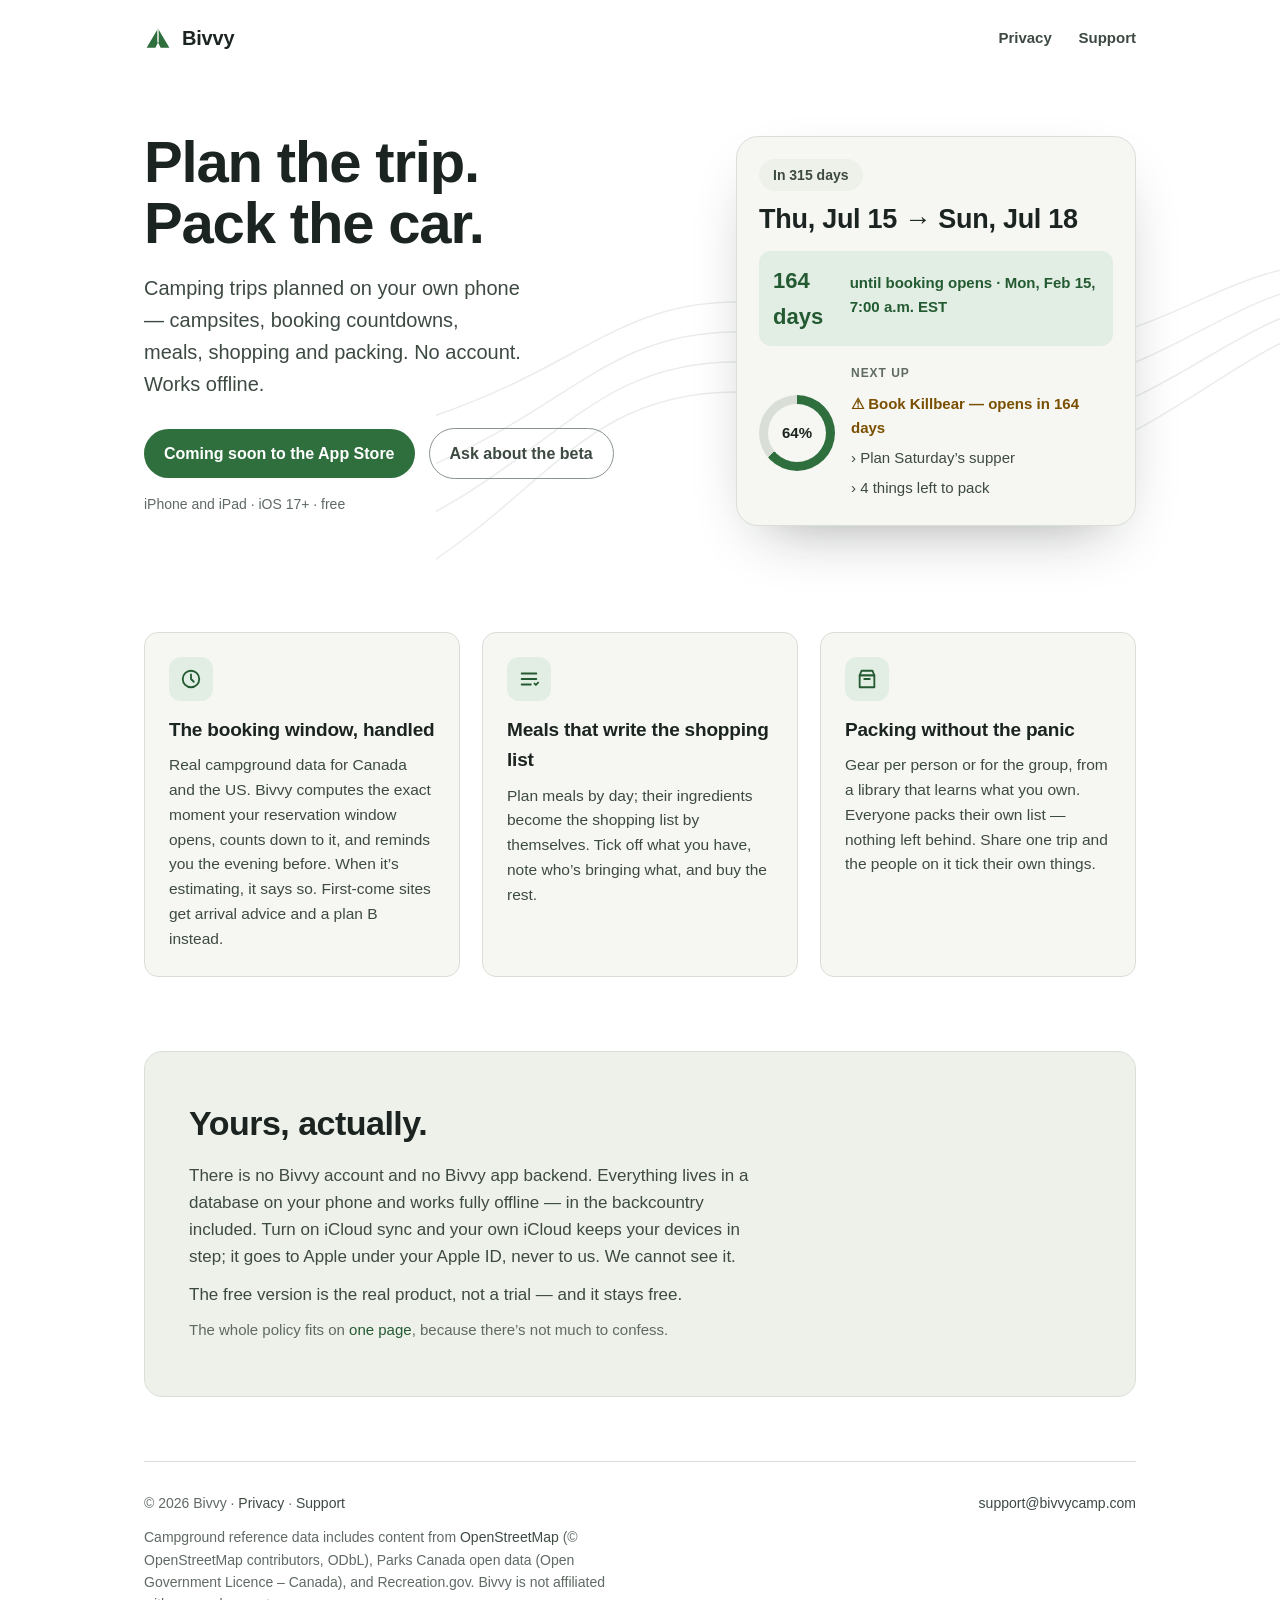
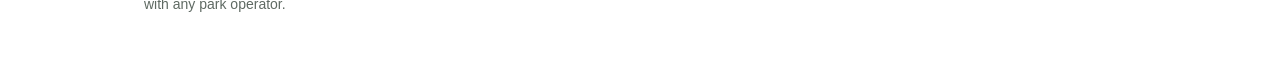
<file: index.html>
<!doctype html>
<html lang="en">
<head>
<meta charset="utf-8">
<meta name="viewport" content="width=device-width, initial-scale=1">
<meta http-equiv="Content-Security-Policy" content="default-src 'none'; style-src 'self'; img-src 'self' data:; font-src 'self'; base-uri 'none'; form-action 'none'">
<meta name="referrer" content="strict-origin-when-cross-origin">
<title>Bivvy — Plan the trip. Pack the car.</title>
<meta name="description" content="Bivvy plans camping trips and keeps everything on your own devices. Booking-window countdowns, meals that write the shopping list, packing per person. No account, no app backend, works offline.">
<meta property="og:title" content="Bivvy — Plan the trip. Pack the car.">
<meta property="og:description" content="Camping trips planned on your own phone: booking countdowns, meals → shopping list, packing per person. No account. Works offline.">
<meta property="og:url" content="https://www.bivvycamp.com">
<meta name="theme-color" content="#0f1411" media="(prefers-color-scheme: dark)">
<meta name="theme-color" content="#ffffff" media="(prefers-color-scheme: light)">
<link rel="canonical" href="https://www.bivvycamp.com/">
<link rel="stylesheet" href="/styles.css">
<link rel="icon" href="data:image/svg+xml,%3Csvg xmlns='http://www.w3.org/2000/svg' viewBox='0 0 32 32'%3E%3Cpath d='M16 5 3 27h10l3-6 3 6h10L16 5z' fill='%236db57f'/%3E%3C/svg%3E">
</head>
<body>
<div class="wrap">
  <header class="site">
    <a class="mark" href="/" aria-label="Bivvy home">
      <svg viewBox="0 0 32 32" aria-hidden="true"><path d="M16 5 3 27h10l3-6 3 6h10L16 5z" fill="var(--accent)"/><path d="M16 5v16" stroke="var(--bg)" stroke-width="1.6"/></svg>
      Bivvy
    </a>
    <nav class="site" aria-label="Site">
      <a href="/privacy">Privacy</a>
      <a href="/support">Support</a>
    </nav>
  </header>

  <section class="hero">
    <div>
      <h1>Plan the trip.<br>Pack the car.</h1>
      <p class="lede">Camping trips planned on your own phone — campsites, booking countdowns, meals, shopping and packing. No account. Works offline.</p>
      <div class="cta-row">
        <span class="pill solid">Coming soon to the App&nbsp;Store</span>
        <a class="pill ghost" href="/support">Ask about the beta</a>
      </div>
      <p class="finePrint">iPhone and iPad · iOS 17+ · free</p>
    </div>

    <div class="phone" role="img" aria-label="Bivvy's trip hub: a July trip, booking opens February 15 at 7 a.m., packing 64% ready, next up book Killbear and plan Saturday's supper.">
      <span class="chip">In 315 days</span>
      <h2 class="dates">Thu, Jul 15 → Sun, Jul 18</h2>
      <div class="countdown"><span class="big">164 days</span><span>until booking opens · Mon, Feb 15, 7:00 a.m. EST</span></div>
      <div class="hubrow">
        <div class="ring" aria-hidden="true"><span>64%</span></div>
        <div class="nextup" aria-hidden="true">
          <span class="cap">Next up</span>
          <div class="warn">⚠ Book Killbear — opens in 164 days</div>
          <div>› Plan Saturday’s supper</div>
          <div>› 4 things left to pack</div>
        </div>
      </div>
    </div>
  </section>

  <section class="features" aria-label="What Bivvy does">
    <div class="grid3">
      <div class="card">
        <div class="glyph"><svg viewBox="0 0 24 24" fill="none" stroke="currentColor" stroke-width="2" stroke-linecap="round" stroke-linejoin="round" aria-hidden="true"><circle cx="12" cy="12" r="9"/><path d="M12 7v5l3 3"/></svg></div>
        <h3>The booking window, handled</h3>
        <p>Real campground data for Canada and the US. Bivvy computes the exact moment your reservation window opens, counts down to it, and reminds you the evening before. When it’s estimating, it says so. First-come sites get arrival advice and a plan&nbsp;B instead.</p>
      </div>
      <div class="card">
        <div class="glyph"><svg viewBox="0 0 24 24" fill="none" stroke="currentColor" stroke-width="2" stroke-linecap="round" stroke-linejoin="round" aria-hidden="true"><path d="M4 6h16M4 12h16M4 18h10"/><path d="M18 17l1.5 1.5L22 16" /></svg></div>
        <h3>Meals that write the shopping list</h3>
        <p>Plan meals by day; their ingredients become the shopping list by themselves. Tick off what you have, note who’s bringing what, and buy the rest.</p>
      </div>
      <div class="card">
        <div class="glyph"><svg viewBox="0 0 24 24" fill="none" stroke="currentColor" stroke-width="2" stroke-linecap="round" stroke-linejoin="round" aria-hidden="true"><path d="M6 3h12l2 5H4l2-5z"/><path d="M4 8h16v13H4z"/><path d="M9 12h6"/></svg></div>
        <h3>Packing without the panic</h3>
        <p>Gear per person or for the group, from a library that learns what you own. Everyone packs their own list — nothing left behind. Share one trip and the people on it tick their own things.</p>
      </div>
    </div>
  </section>

  <section class="band">
    <h2>Yours, actually.</h2>
    <p>There is no Bivvy account and no Bivvy app backend. Everything lives in a database on your phone and works fully offline — in the backcountry included. Turn on iCloud sync and your own iCloud keeps your devices in step; it goes to Apple under your Apple&nbsp;ID, never to us. We cannot see it.</p>
    <p>The free version is the real product, not a trial — and it stays free.</p>
    <p class="quiet">The whole policy fits on <a href="/privacy">one page</a>, because there’s not much to confess.</p>
  </section>

  <footer class="site">
    <div class="row">
      <span>© 2026 Bivvy · <a href="/privacy">Privacy</a> · <a href="/support">Support</a></span>
      <span><a href="mailto:support@bivvycamp.com">support@bivvycamp.com</a></span>
    </div>
    <p class="attr">Campground reference data includes content from <a href="https://www.openstreetmap.org/copyright" rel="noopener">OpenStreetMap</a> (© OpenStreetMap contributors, ODbL), Parks Canada open data (Open Government Licence – Canada), and Recreation.gov. Bivvy is not affiliated with any park operator.</p>
  </footer>
</div>
</body>
</html>
</file>
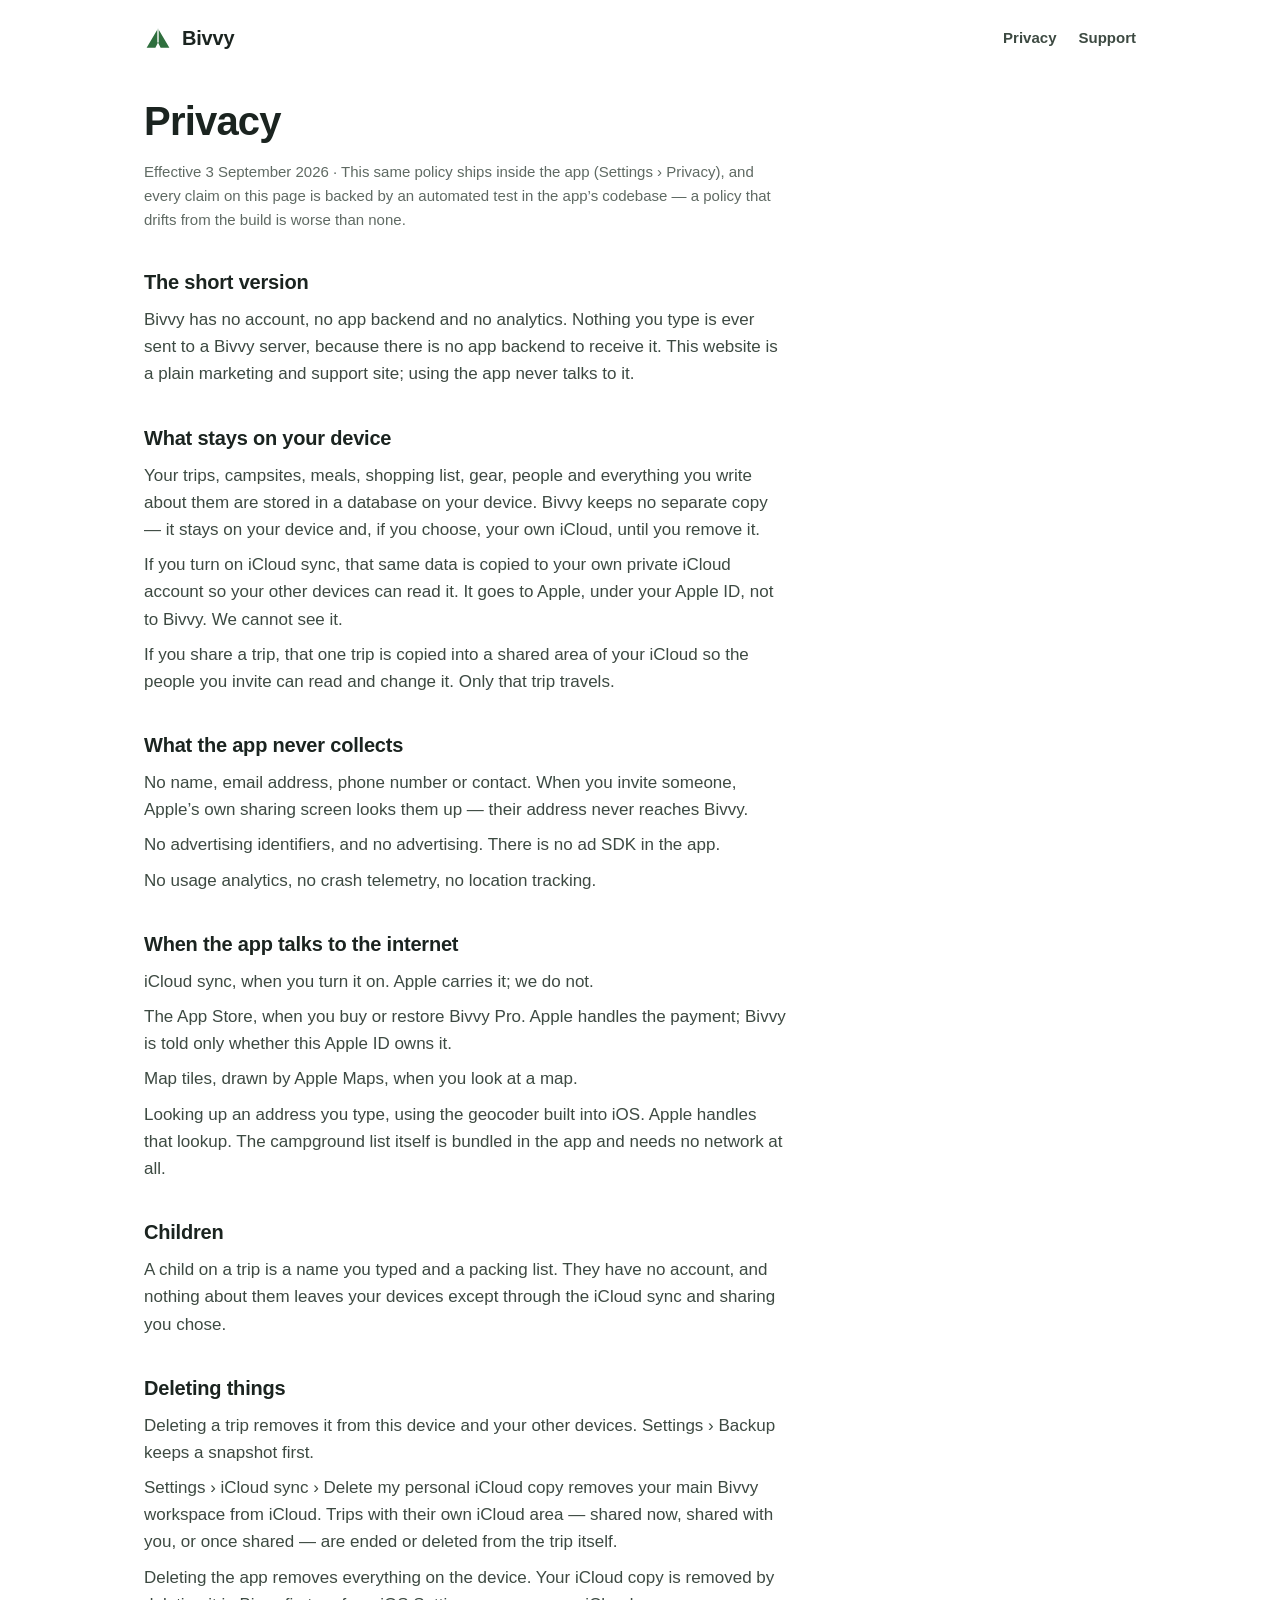
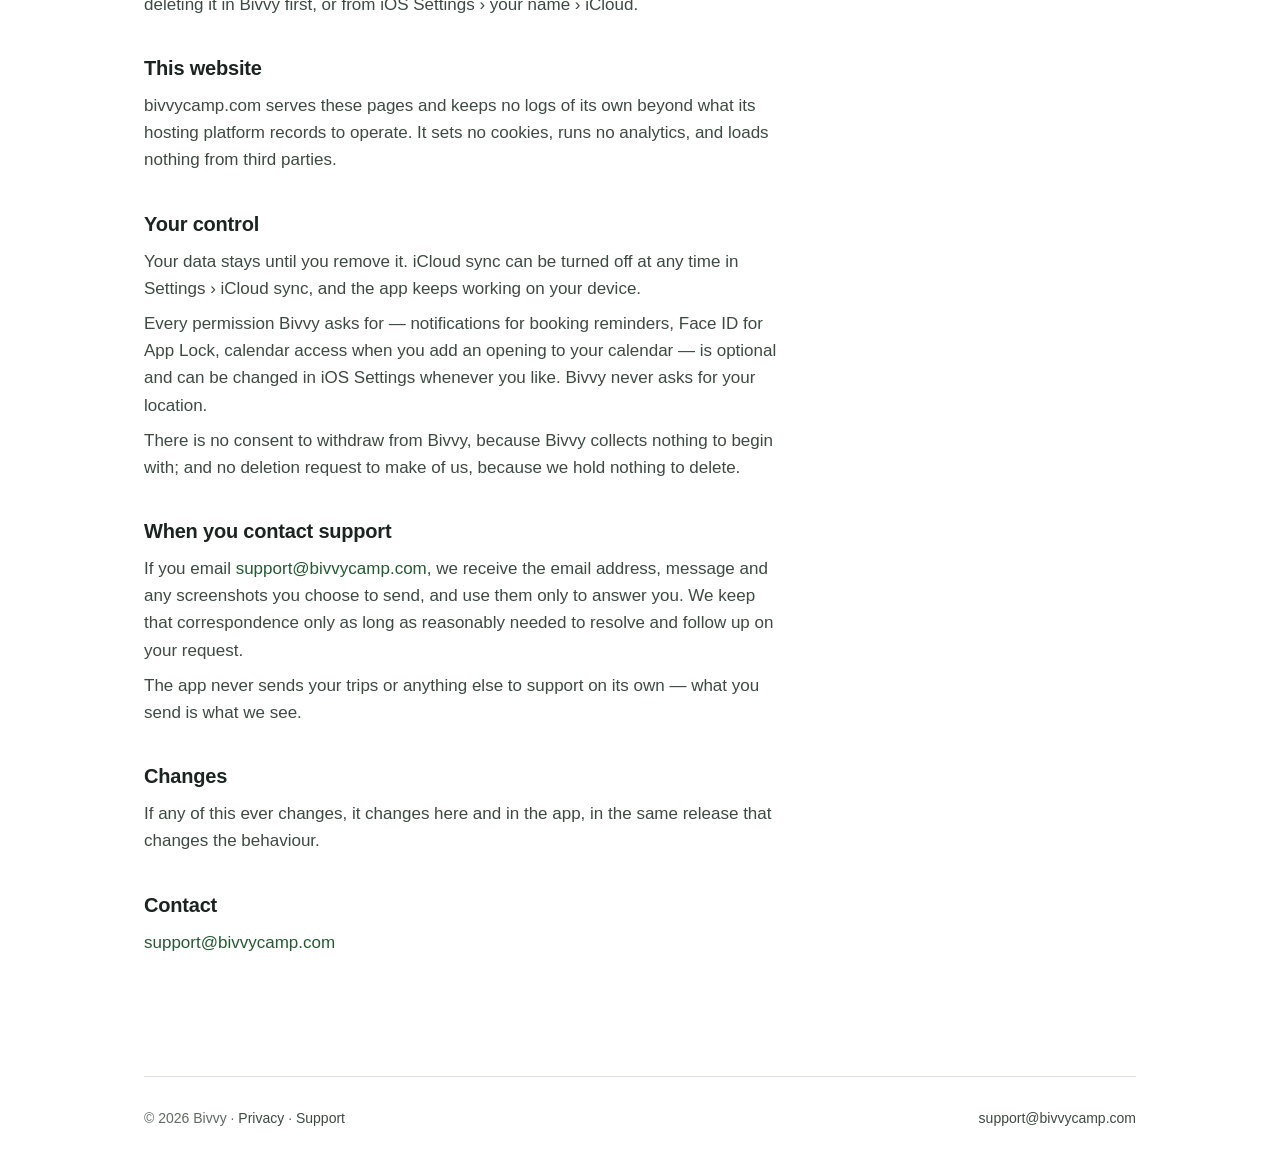
<file: privacy.html>
<!doctype html>
<html lang="en">
<head>
<meta charset="utf-8">
<meta name="viewport" content="width=device-width, initial-scale=1">
<meta http-equiv="Content-Security-Policy" content="default-src 'none'; style-src 'self'; img-src 'self' data:; font-src 'self'; base-uri 'none'; form-action 'none'">
<meta name="referrer" content="strict-origin-when-cross-origin">
<title>Privacy — Bivvy</title>
<meta name="description" content="Bivvy has no account, no app backend and no analytics. The whole privacy policy, on one page.">
<link rel="canonical" href="https://www.bivvycamp.com/privacy">
<link rel="stylesheet" href="/styles.css">
<link rel="icon" href="data:image/svg+xml,%3Csvg xmlns='http://www.w3.org/2000/svg' viewBox='0 0 32 32'%3E%3Cpath d='M16 5 3 27h10l3-6 3 6h10L16 5z' fill='%236db57f'/%3E%3C/svg%3E">
</head>
<body>
<div class="wrap">
  <header class="site">
    <a class="mark" href="/" aria-label="Bivvy home">
      <svg viewBox="0 0 32 32" aria-hidden="true"><path d="M16 5 3 27h10l3-6 3 6h10L16 5z" fill="var(--accent)"/><path d="M16 5v16" stroke="var(--bg)" stroke-width="1.6"/></svg>
      Bivvy
    </a>
    <nav class="site" aria-label="Site"><a href="/privacy">Privacy</a><a href="/support">Support</a></nav>
  </header>

  <main class="page prose">
    <h1>Privacy</h1>
    <p class="meta">Effective 3 September 2026 · This same policy ships inside the app (Settings › Privacy), and every claim on this page is backed by an automated test in the app’s codebase — a policy that drifts from the build is worse than none.</p>

    <h2>The short version</h2>
    <p>Bivvy has no account, no app backend and no analytics. Nothing you type is ever sent to a Bivvy server, because there is no app backend to receive it. This website is a plain marketing and support site; using the app never talks to it.</p>

    <h2>What stays on your device</h2>
    <p>Your trips, campsites, meals, shopping list, gear, people and everything you write about them are stored in a database on your device. Bivvy keeps no separate copy — it stays on your device and, if you choose, your own iCloud, until you remove it.</p>
    <p>If you turn on iCloud sync, that same data is copied to your own private iCloud account so your other devices can read it. It goes to Apple, under your Apple ID, not to Bivvy. We cannot see it.</p>
    <p>If you share a trip, that one trip is copied into a shared area of your iCloud so the people you invite can read and change it. Only that trip travels.</p>

    <h2>What the app never collects</h2>
    <p>No name, email address, phone number or contact. When you invite someone, Apple’s own sharing screen looks them up — their address never reaches Bivvy.</p>
    <p>No advertising identifiers, and no advertising. There is no ad SDK in the app.</p>
    <p>No usage analytics, no crash telemetry, no location tracking.</p>

    <h2>When the app talks to the internet</h2>
    <p>iCloud sync, when you turn it on. Apple carries it; we do not.</p>
    <p>The App Store, when you buy or restore Bivvy Pro. Apple handles the payment; Bivvy is told only whether this Apple ID owns it.</p>
    <p>Map tiles, drawn by Apple Maps, when you look at a map.</p>
    <p>Looking up an address you type, using the geocoder built into iOS. Apple handles that lookup. The campground list itself is bundled in the app and needs no network at all.</p>

    <h2>Children</h2>
    <p>A child on a trip is a name you typed and a packing list. They have no account, and nothing about them leaves your devices except through the iCloud sync and sharing you chose.</p>

    <h2>Deleting things</h2>
    <p>Deleting a trip removes it from this device and your other devices. Settings › Backup keeps a snapshot first.</p>
    <p>Settings › iCloud sync › Delete my personal iCloud copy removes your main Bivvy workspace from iCloud. Trips with their own iCloud area — shared now, shared with you, or once shared — are ended or deleted from the trip itself.</p>
    <p>Deleting the app removes everything on the device. Your iCloud copy is removed by deleting it in Bivvy first, or from iOS Settings › your name › iCloud.</p>

    <h2>This website</h2>
    <p>bivvycamp.com serves these pages and keeps no logs of its own beyond what its hosting platform records to operate. It sets no cookies, runs no analytics, and loads nothing from third parties.</p>

    <h2>Your control</h2>
    <p>Your data stays until you remove it. iCloud sync can be turned off at any time in Settings › iCloud sync, and the app keeps working on your device.</p>
    <p>Every permission Bivvy asks for — notifications for booking reminders, Face ID for App Lock, calendar access when you add an opening to your calendar — is optional and can be changed in iOS Settings whenever you like. Bivvy never asks for your location.</p>
    <p>There is no consent to withdraw from Bivvy, because Bivvy collects nothing to begin with; and no deletion request to make of us, because we hold nothing to delete.</p>

    <h2>When you contact support</h2>
    <p>If you email <a href="mailto:support@bivvycamp.com">support@bivvycamp.com</a>, we receive the email address, message and any screenshots you choose to send, and use them only to answer you. We keep that correspondence only as long as reasonably needed to resolve and follow up on your request.</p>
    <p>The app never sends your trips or anything else to support on its own — what you send is what we see.</p>

    <h2>Changes</h2>
    <p>If any of this ever changes, it changes here and in the app, in the same release that changes the behaviour.</p>

    <h2>Contact</h2>
    <p><a href="mailto:support@bivvycamp.com">support@bivvycamp.com</a></p>
  </main>

  <footer class="site">
    <div class="row">
      <span>© 2026 Bivvy · <a href="/privacy">Privacy</a> · <a href="/support">Support</a></span>
      <span><a href="mailto:support@bivvycamp.com">support@bivvycamp.com</a></span>
    </div>
  </footer>
</div>
</body>
</html>
</file>
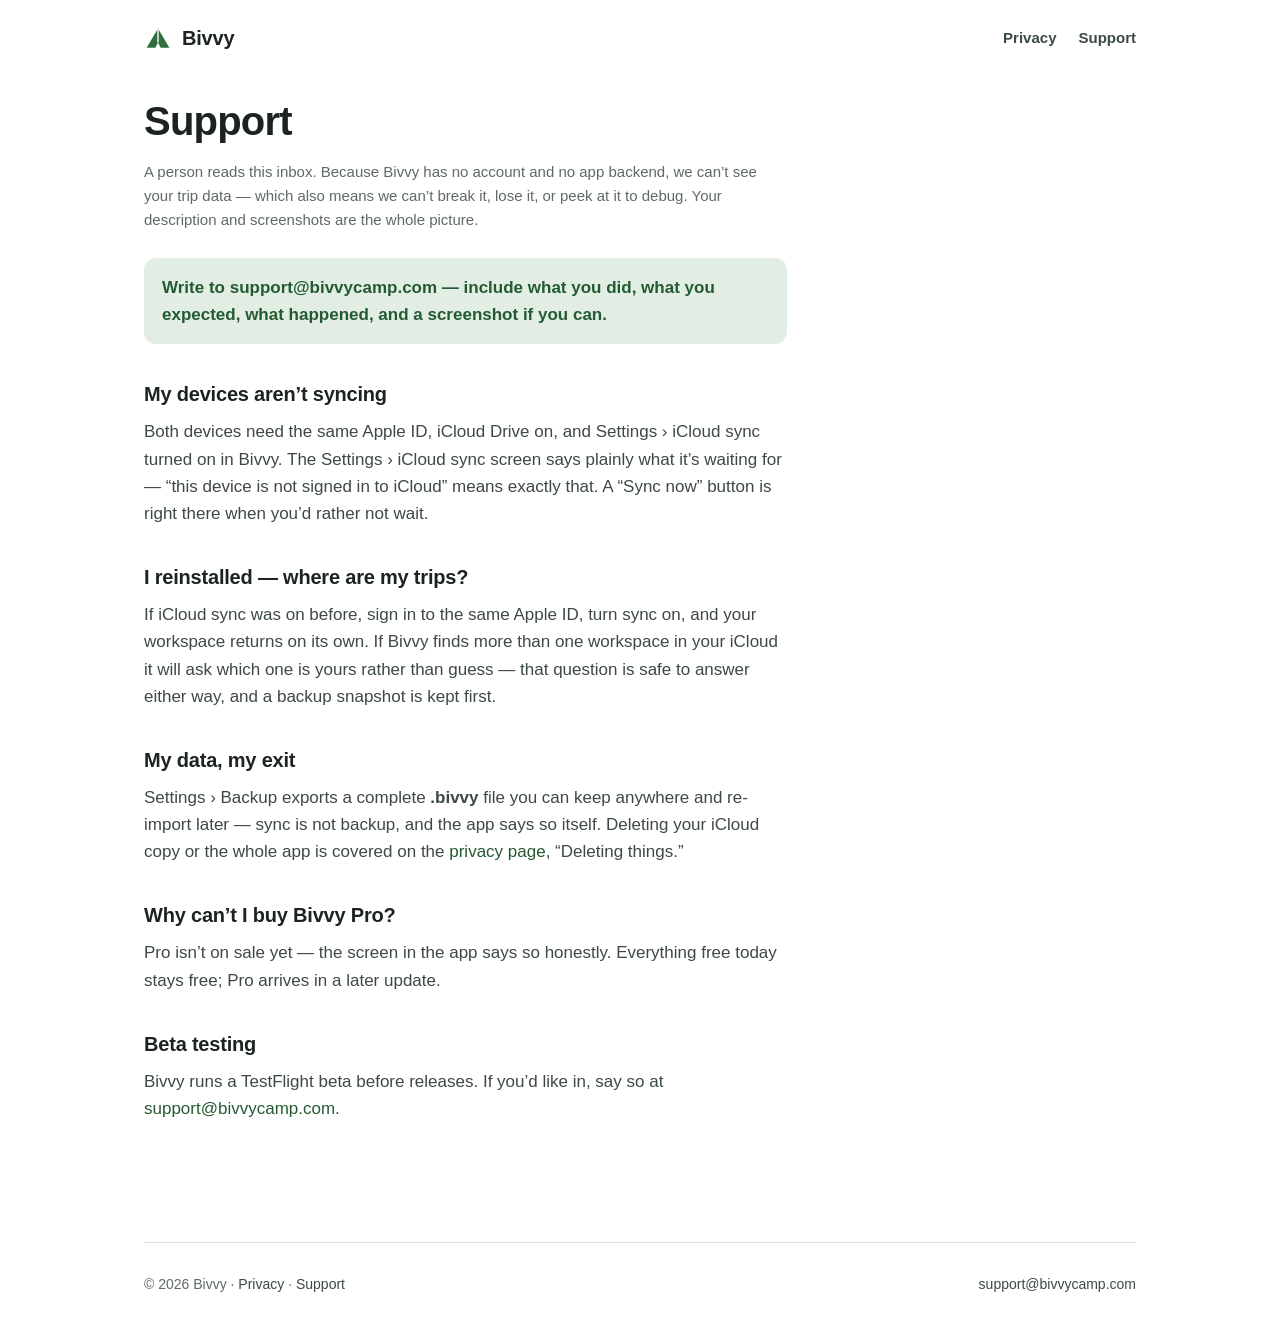
<file: support.html>
<!doctype html>
<html lang="en">
<head>
<meta charset="utf-8">
<meta name="viewport" content="width=device-width, initial-scale=1">
<meta http-equiv="Content-Security-Policy" content="default-src 'none'; style-src 'self'; img-src 'self' data:; font-src 'self'; base-uri 'none'; form-action 'none'">
<meta name="referrer" content="strict-origin-when-cross-origin">
<title>Support — Bivvy</title>
<meta name="description" content="Get help with Bivvy, the camping trip planner with no account and no app backend.">
<link rel="canonical" href="https://www.bivvycamp.com/support">
<link rel="stylesheet" href="/styles.css">
<link rel="icon" href="data:image/svg+xml,%3Csvg xmlns='http://www.w3.org/2000/svg' viewBox='0 0 32 32'%3E%3Cpath d='M16 5 3 27h10l3-6 3 6h10L16 5z' fill='%236db57f'/%3E%3C/svg%3E">
</head>
<body>
<div class="wrap">
  <header class="site">
    <a class="mark" href="/" aria-label="Bivvy home">
      <svg viewBox="0 0 32 32" aria-hidden="true"><path d="M16 5 3 27h10l3-6 3 6h10L16 5z" fill="var(--accent)"/><path d="M16 5v16" stroke="var(--bg)" stroke-width="1.6"/></svg>
      Bivvy
    </a>
    <nav class="site" aria-label="Site"><a href="/privacy">Privacy</a><a href="/support">Support</a></nav>
  </header>

  <main class="page prose">
    <h1>Support</h1>
    <p class="meta">A person reads this inbox. Because Bivvy has no account and no app backend, we can’t see your trip data — which also means we can’t break it, lose it, or peek at it to debug. Your description and screenshots are the whole picture.</p>

    <div class="callout">Write to <a href="mailto:support@bivvycamp.com">support@bivvycamp.com</a> — include what you did, what you expected, what happened, and a screenshot if you can.</div>

    <h2>My devices aren’t syncing</h2>
    <p>Both devices need the same Apple ID, iCloud Drive on, and Settings › iCloud sync turned on in Bivvy. The Settings › iCloud sync screen says plainly what it’s waiting for — “this device is not signed in to iCloud” means exactly that. A “Sync now” button is right there when you’d rather not wait.</p>

    <h2>I reinstalled — where are my trips?</h2>
    <p>If iCloud sync was on before, sign in to the same Apple ID, turn sync on, and your workspace returns on its own. If Bivvy finds more than one workspace in your iCloud it will ask which one is yours rather than guess — that question is safe to answer either way, and a backup snapshot is kept first.</p>

    <h2>My data, my exit</h2>
    <p>Settings › Backup exports a complete <strong>.bivvy</strong> file you can keep anywhere and re-import later — sync is not backup, and the app says so itself. Deleting your iCloud copy or the whole app is covered on the <a href="/privacy">privacy page</a>, “Deleting things.”</p>

    <h2>Why can’t I buy Bivvy Pro?</h2>
    <p>Pro isn’t on sale yet — the screen in the app says so honestly. Everything free today stays free; Pro arrives in a later update.</p>

    <h2>Beta testing</h2>
    <p>Bivvy runs a TestFlight beta before releases. If you’d like in, say so at <a href="mailto:support@bivvycamp.com">support@bivvycamp.com</a>.</p>
  </main>

  <footer class="site">
    <div class="row">
      <span>© 2026 Bivvy · <a href="/privacy">Privacy</a> · <a href="/support">Support</a></span>
      <span><a href="mailto:support@bivvycamp.com">support@bivvycamp.com</a></span>
    </div>
  </footer>
</div>
</body>
</html>
</file>
<file: styles.css>
/* bivvycamp.com — the app's own design system, on the web.
   Tokens are copied verbatim from mobile/src/theme.ts (light + dark), so the
   site and the app are one thing. Dark follows the visitor's setting. */

:root {
  --bg: #ffffff;
  --surface: #f6f7f3;
  --surface2: #eef1ea;
  --ink: #1b2420;
  --ink2: #3d4a42;
  --muted: #5f6a63;
  --line: #d9dfd7;
  --line2: #8a948d;
  --accent: #2f6f3e;
  --accent-ink: #245a32;
  --accent-soft: #e2eee4;
  --on-accent: #ffffff;
  --warning: #7a4f00;
  --warning-soft: #f9e8d3;
}
@media (prefers-color-scheme: dark) {
  :root {
    --bg: #0f1411;
    --surface: #161c18;
    --surface2: #1e2621;
    --ink: #e7ece7;
    --ink2: #c3ccc5;
    --muted: #9aa59d;
    --line: #2a342d;
    --line2: #5b675e;
    --accent: #6db57f;
    --accent-ink: #8fd0a0;
    --accent-soft: #1c2e22;
    --on-accent: #0f1411;
    --warning: #f0a04a;
    --warning-soft: #3b2a15;
  }
}

* { box-sizing: border-box; }
html { scroll-behavior: smooth; }
@media (prefers-reduced-motion: reduce) {
  html { scroll-behavior: auto; }
  * { animation: none !important; transition: none !important; }
}
body {
  margin: 0;
  background: var(--bg);
  color: var(--ink);
  font: 17px/1.6 -apple-system, BlinkMacSystemFont, "Segoe UI", Roboto, "Helvetica Neue", Arial, sans-serif;
  -webkit-font-smoothing: antialiased;
}
a { color: var(--accent-ink); text-decoration: none; }
a:hover, a:focus-visible { text-decoration: underline; }
:focus-visible { outline: 2px solid var(--accent); outline-offset: 3px; border-radius: 4px; }
img, svg { max-width: 100%; }

.wrap { max-width: 1040px; margin: 0 auto; padding: 0 24px; }
.prose { max-width: 68ch; }

/* ---------- header ---------- */
header.site {
  display: flex; align-items: center; justify-content: space-between;
  padding: 22px 0;
}
.mark { display: flex; align-items: center; gap: 10px; font-weight: 700; font-size: 20px; color: var(--ink); letter-spacing: -0.01em; }
.mark svg { width: 28px; height: 28px; }
nav.site a { margin-left: 22px; font-weight: 600; font-size: 15px; color: var(--ink2); }

/* ---------- hero ---------- */
.hero {
  position: relative;
  display: grid; grid-template-columns: 1.1fr 0.9fr; gap: 48px; align-items: center;
  padding: 56px 0 72px;
}
.hero::before {
  /* contour lines, like the corner of a topo map — quiet, both themes */
  content: ""; position: absolute; inset: -40px -200px 0;
  background-image: url("data:image/svg+xml,%3Csvg xmlns='http://www.w3.org/2000/svg' width='900' height='600' viewBox='0 0 900 600' fill='none' stroke='%237f8f84' stroke-opacity='.16' stroke-width='1.5'%3E%3Cpath d='M-20 520c140-70 180-160 320-160s210 90 330 60 190-120 290-120'/%3E%3Cpath d='M-20 470c150-60 190-140 320-140s220 80 340 50 170-100 280-100'/%3E%3Cpath d='M-20 420c160-50 200-120 320-120s230 70 350 40 150-80 270-80'/%3E%3Cpath d='M-20 570c130-80 170-180 320-180s200 100 320 70 210-140 300-140'/%3E%3C/svg%3E");
  background-repeat: no-repeat; background-position: bottom right;
  pointer-events: none; z-index: -1;
}
h1 {
  font-size: clamp(40px, 6vw, 58px); line-height: 1.05; letter-spacing: -0.02em;
  margin: 0 0 18px; text-wrap: balance;
}
.hero p.lede { font-size: 20px; color: var(--ink2); margin: 0 0 28px; max-width: 34ch; }
.cta-row { display: flex; gap: 14px; flex-wrap: wrap; align-items: center; }
.pill {
  display: inline-flex; align-items: center; gap: 8px;
  padding: 12px 20px; border-radius: 999px; font-weight: 700; font-size: 16px;
}
.pill.solid { background: var(--accent); color: var(--on-accent); }
.pill.ghost { border: 1.5px solid var(--line2); color: var(--ink2); }
.finePrint { margin-top: 14px; font-size: 14px; color: var(--muted); }

/* ---------- the hub card replica ---------- */
.phone {
  background: var(--surface);
  border: 1px solid var(--line);
  border-radius: 22px;
  padding: 22px;
  box-shadow: 0 24px 60px -30px rgba(15, 20, 17, 0.45);
  max-width: 400px; margin-left: auto;
}
.chip {
  display: inline-block; background: var(--surface2); color: var(--ink2);
  border-radius: 999px; padding: 5px 14px; font-size: 14px; font-weight: 600;
}
.phone h2.dates { font-size: 27px; letter-spacing: -0.01em; margin: 12px 0 16px; line-height: 1.2; }
.countdown {
  background: var(--accent-soft); color: var(--accent-ink);
  border-radius: 12px; padding: 12px 14px; font-size: 15px; font-weight: 600;
  display: flex; gap: 10px; align-items: baseline;
}
.countdown .big { font-size: 22px; font-variant-numeric: tabular-nums; }
.hubrow { display: flex; gap: 16px; align-items: center; margin-top: 18px; }
.ring {
  --pct: 64%;
  width: 76px; height: 76px; border-radius: 50%; flex: none;
  background: conic-gradient(var(--accent) 0 var(--pct), var(--line) var(--pct) 100%);
  display: grid; place-items: center;
}
.ring > span {
  width: 58px; height: 58px; border-radius: 50%; background: var(--surface);
  display: grid; place-items: center; font-weight: 700; font-size: 15px;
  font-variant-numeric: tabular-nums;
}
.nextup { font-size: 15px; color: var(--ink2); }
.nextup .cap { display: block; font-size: 12px; letter-spacing: 0.08em; text-transform: uppercase; color: var(--muted); font-weight: 700; margin-bottom: 6px; }
.nextup div { padding: 3px 0; }
.nextup .warn { color: var(--warning); font-weight: 600; }

/* ---------- features ---------- */
section.features { padding: 30px 0 10px; }
.grid3 { display: grid; grid-template-columns: repeat(3, 1fr); gap: 22px; }
.card {
  background: var(--surface); border: 1px solid var(--line); border-radius: 14px;
  padding: 24px;
}
.card h3 { margin: 14px 0 8px; font-size: 19px; letter-spacing: -0.01em; }
.card p { margin: 0; color: var(--ink2); font-size: 15.5px; }
.glyph {
  width: 44px; height: 44px; border-radius: 12px; background: var(--accent-soft);
  display: grid; place-items: center; color: var(--accent-ink);
}
.glyph svg { width: 22px; height: 22px; }

/* ---------- privacy band ---------- */
.band {
  margin: 64px 0; padding: 44px; border-radius: 18px;
  background: var(--surface2); border: 1px solid var(--line);
}
.band h2 { font-size: clamp(26px, 4vw, 34px); margin: 0 0 12px; letter-spacing: -0.015em; }
.band p { color: var(--ink2); max-width: 62ch; margin: 0 0 10px; }
.band .quiet { color: var(--muted); font-size: 15px; }

/* ---------- inner pages ---------- */
main.page { padding: 24px 0 72px; }
main.page h1 { font-size: clamp(30px, 4.5vw, 40px); }
main.page h2 { font-size: 20px; margin: 34px 0 8px; letter-spacing: -0.01em; }
main.page p { color: var(--ink2); margin: 8px 0; }
main.page .meta { color: var(--muted); font-size: 15px; margin-bottom: 26px; }
.callout {
  background: var(--accent-soft); border-radius: 12px; padding: 16px 18px;
  color: var(--accent-ink); font-weight: 600; margin: 20px 0;
}

/* ---------- footer ---------- */
footer.site {
  border-top: 1px solid var(--line); margin-top: 40px; padding: 30px 0 44px;
  color: var(--muted); font-size: 14px;
}
footer.site .row { display: flex; justify-content: space-between; gap: 20px; flex-wrap: wrap; }
footer.site a { color: var(--ink2); }
footer.site .attr { max-width: 62ch; margin-top: 12px; }

@media (max-width: 820px) {
  .hero { grid-template-columns: 1fr; padding-top: 28px; }
  .phone { margin: 0 auto; }
  .grid3 { grid-template-columns: 1fr; }
  .band { padding: 28px 22px; }
}
</file>
